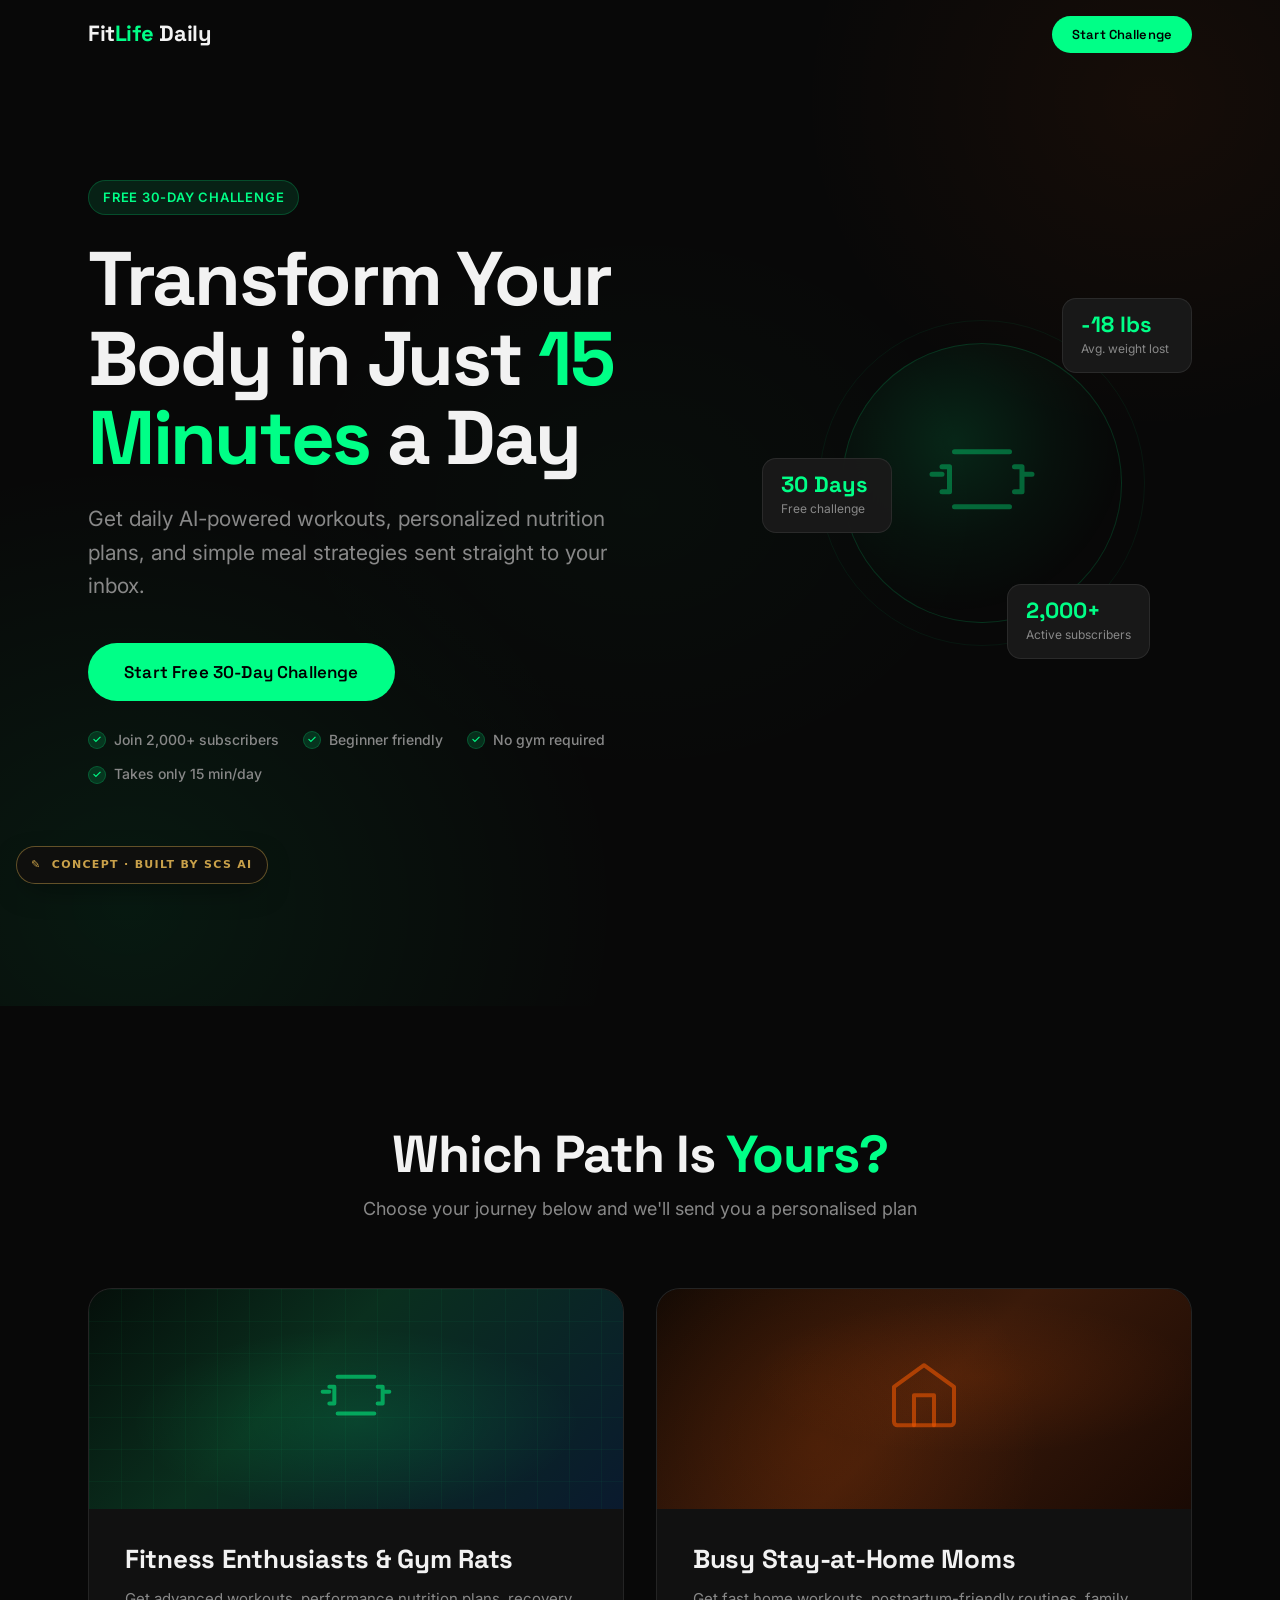
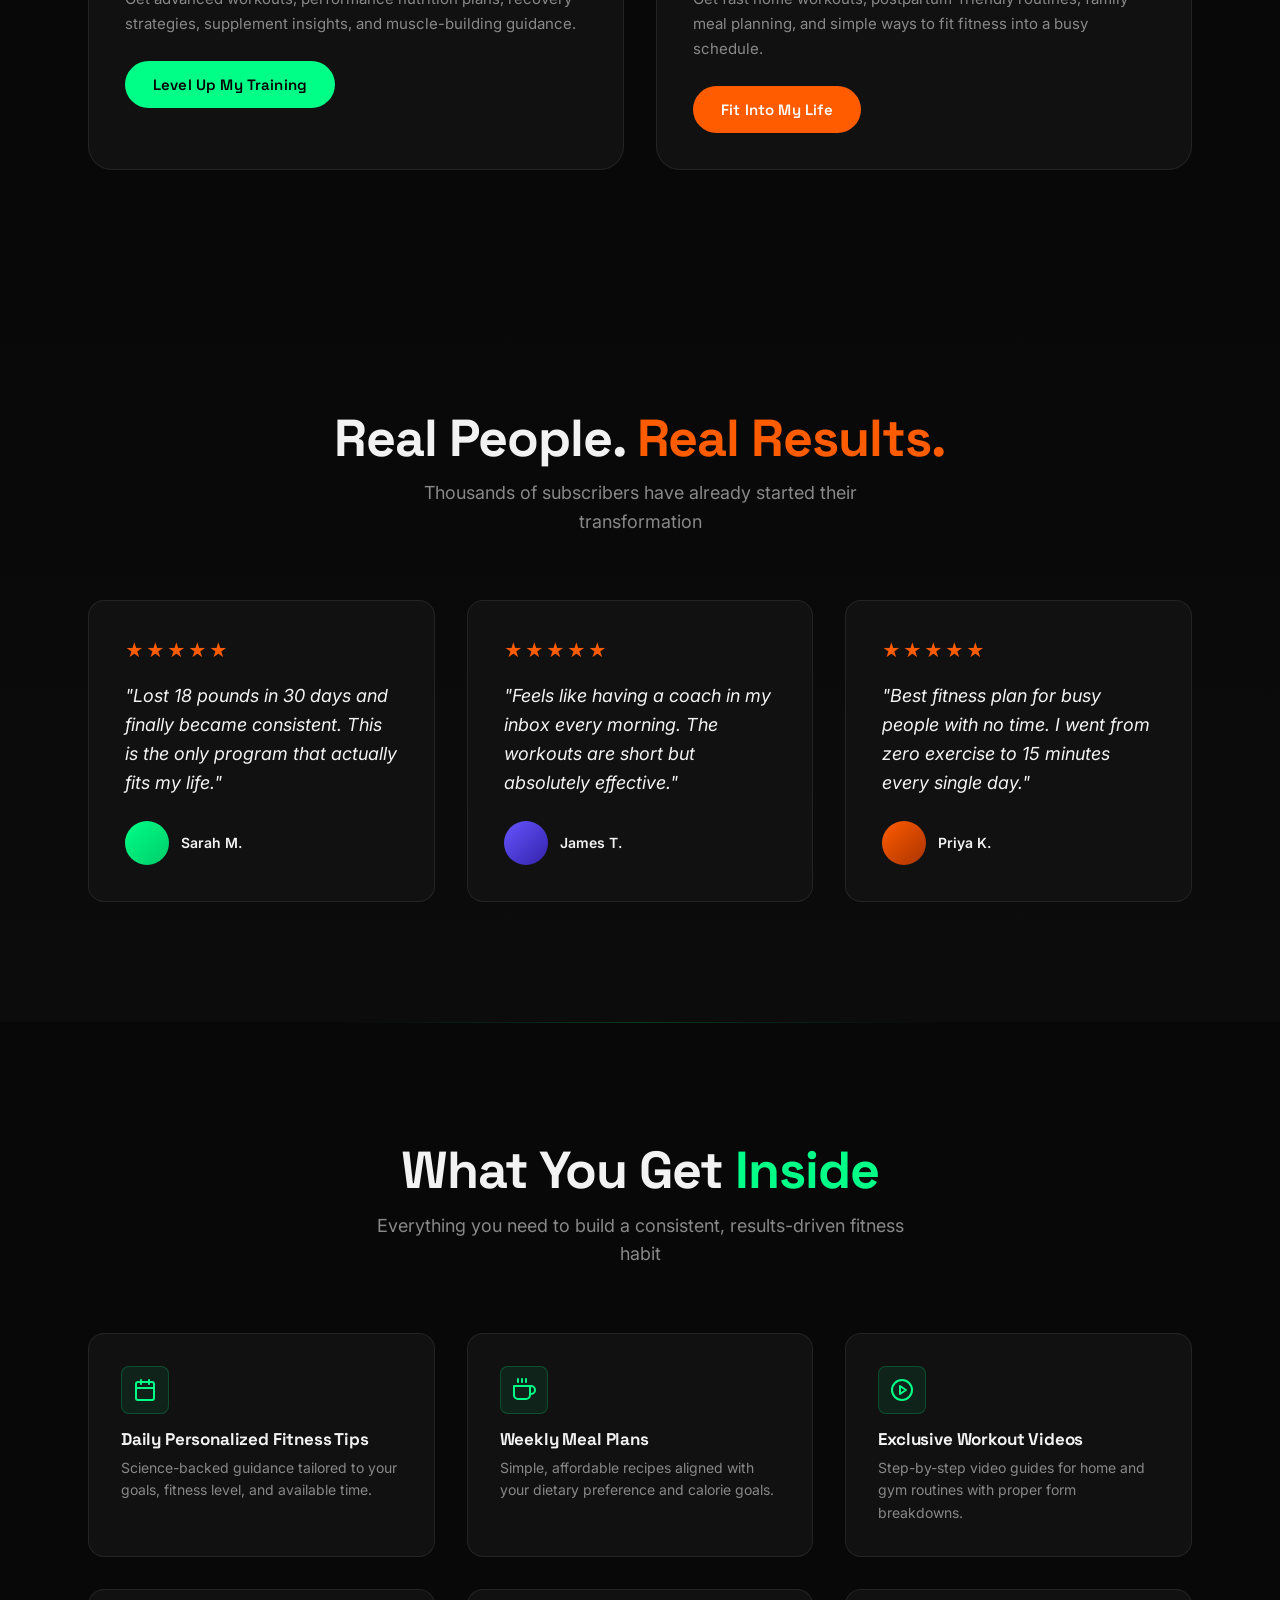
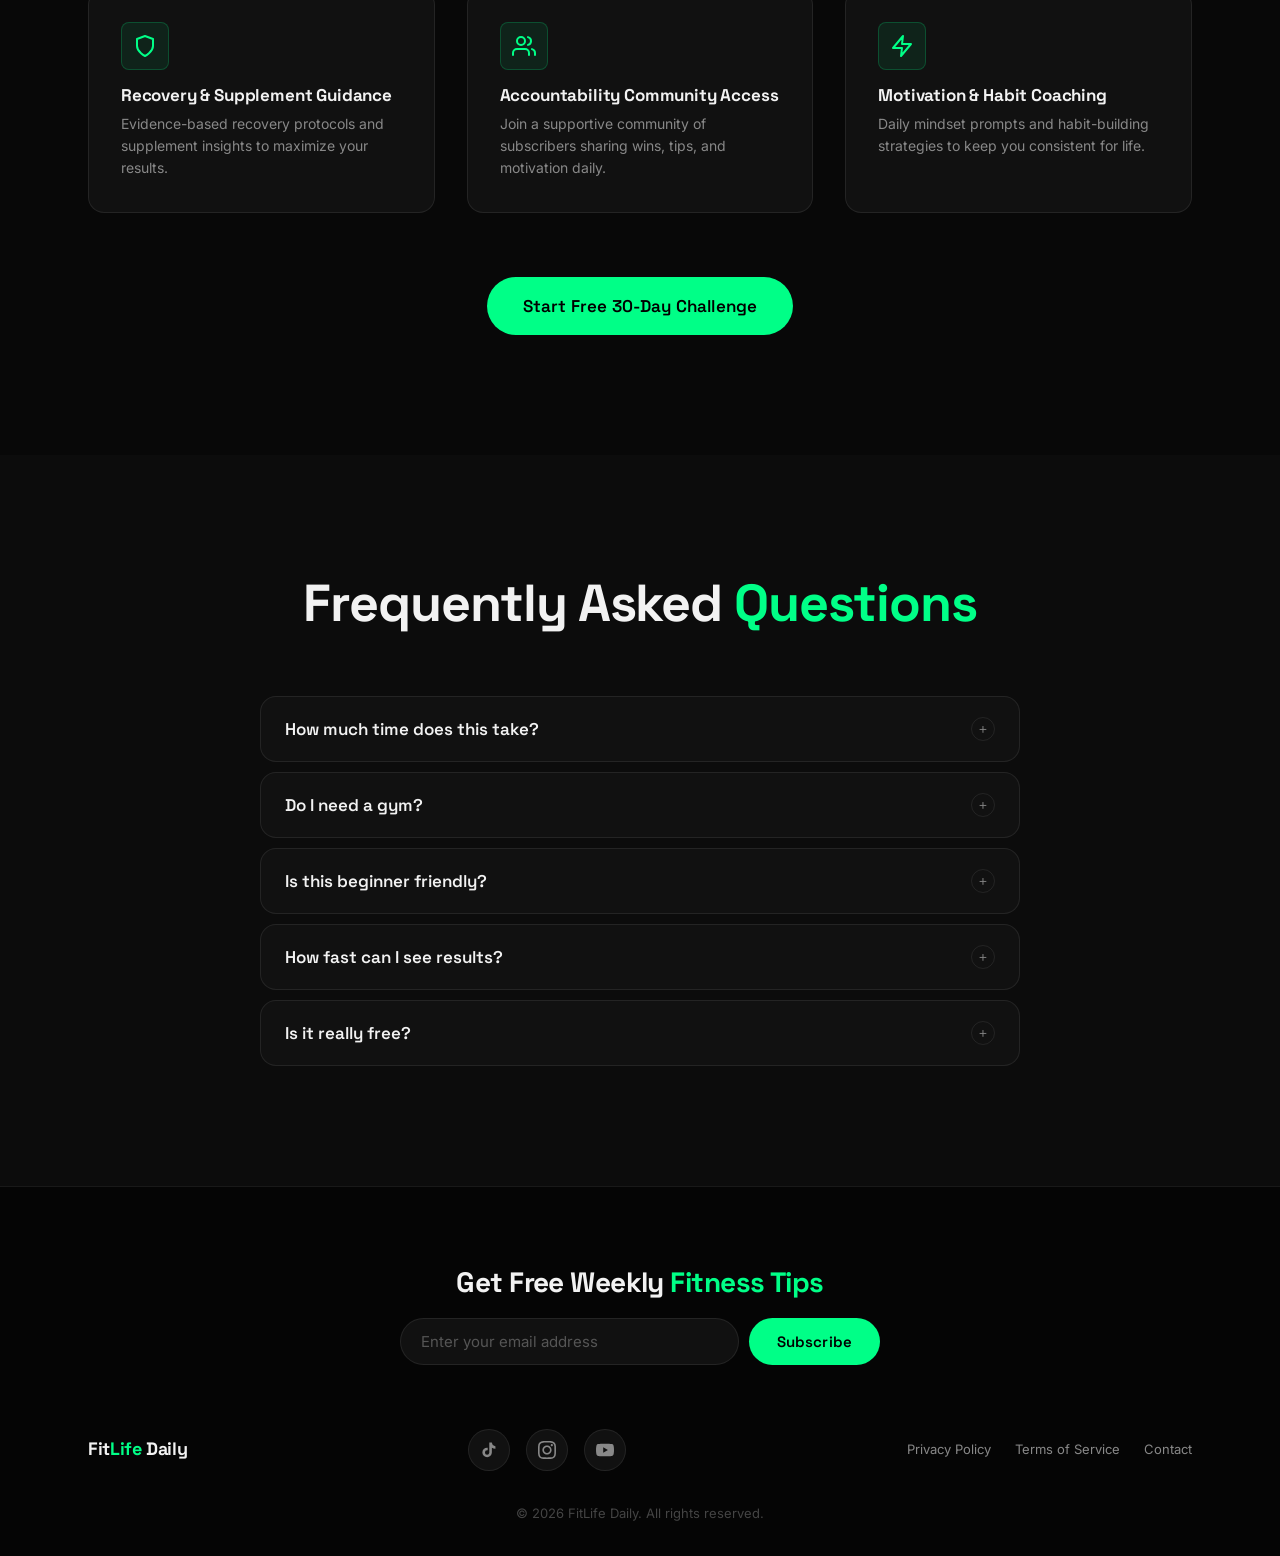
<file: work/fitlife/index.html>
<!DOCTYPE html>
<html lang="en">
<head>
  <meta charset="UTF-8">
  <meta name="viewport" content="width=device-width, initial-scale=1.0">
  <meta name="description" content="Transform your body in just 15 minutes a day. Join 2,000+ subscribers getting daily AI-powered workouts and personalized nutrition plans. Start your free 30-day challenge today.">
  <meta property="og:title" content="FitLife Daily | Free 30-Day Transformation Challenge">
  <meta property="og:description" content="Daily AI-powered workouts and nutrition plans. Beginner friendly. No gym required. Only 15 minutes a day.">
  <meta property="og:type" content="website">
  <title>FitLife Daily | Transform Your Body in 15 Minutes a Day</title>

  <link rel="preconnect" href="https://fonts.googleapis.com">
  <link rel="preconnect" href="https://fonts.gstatic.com" crossorigin>
  <link href="https://fonts.googleapis.com/css2?family=Space+Grotesk:wght@400;500;600;700;800&family=Inter:wght@400;500;600&display=swap" rel="stylesheet">
  <link rel="stylesheet" href="style.css">
</head>
<body>

  <!-- ============================================================
       NAVBAR
       ============================================================ -->
  <!-- Concept marker: this is a design concept by SCS AI, not a live business -->
  <a href="../../index.html#work" aria-label="A concept by SCS AI — back to studio" style="position:fixed;left:16px;bottom:16px;z-index:99999;display:inline-flex;align-items:center;gap:8px;background:rgba(17,16,14,.92);-webkit-backdrop-filter:blur(8px);backdrop-filter:blur(8px);border:1px solid rgba(201,161,74,.45);color:#c9a14a;font-family:system-ui,-apple-system,sans-serif;font-size:11px;letter-spacing:.12em;text-transform:uppercase;font-weight:600;padding:9px 14px;border-radius:100px;text-decoration:none;box-shadow:0 10px 30px -10px rgba(0,0,0,.6)">✎&nbsp; Concept · built by SCS AI</a>

  <nav id="navbar">
    <div class="nav-inner">
      <div class="nav-logo">Fit<span>Life</span> Daily</div>
      <button class="btn btn-green btn-sm" data-modal-trigger>Start Challenge</button>
    </div>
  </nav>

  <main>

    <!-- ============================================================
         HERO
         ============================================================ -->
    <section id="hero">
      <div class="container">
        <div class="hero-grid">

          <!-- Left: Content -->
          <div class="hero-content" data-animate>
            <div class="hero-badge">Free 30-Day Challenge</div>
            <h1 class="hero-heading">
              Transform Your Body in Just
              <span class="text-green">15 Minutes</span> a Day
            </h1>
            <p class="hero-sub">
              Get daily AI-powered workouts, personalized nutrition plans, and
              simple meal strategies sent straight to your inbox.
            </p>
            <button class="btn btn-green btn-lg pulse" data-modal-trigger>
              Start Free 30-Day Challenge
            </button>
            <div class="trust-signals">
              <div class="trust-item">
                <span class="check">&#10003;</span>
                Join 2,000+ subscribers
              </div>
              <div class="trust-item">
                <span class="check">&#10003;</span>
                Beginner friendly
              </div>
              <div class="trust-item">
                <span class="check">&#10003;</span>
                No gym required
              </div>
              <div class="trust-item">
                <span class="check">&#10003;</span>
                Takes only 15 min/day
              </div>
            </div>
          </div>

          <!-- Right: Visual -->
          <div class="hero-visual" aria-hidden="true">
            <div class="hero-orb"></div>

            <!-- Gym icon in the orb -->
            <div style="position:absolute;top:50%;left:50%;transform:translate(-50%,-50%);z-index:1;opacity:0.35">
              <svg width="120" height="120" viewBox="0 0 24 24" fill="none" stroke="#00FF87" stroke-width="1" stroke-linecap="round" stroke-linejoin="round">
                <path d="M6.5 6.5h11M6.5 17.5h11M4 9.5h1.5v5H4M18.5 9.5H20v5h-1.5M2 11h2M20 11h2"/>
              </svg>
            </div>

            <div class="stat-card stat-card--1">
              <span class="stat-number">-18 lbs</span>
              <span class="stat-label">Avg. weight lost</span>
            </div>
            <div class="stat-card stat-card--2">
              <span class="stat-number">30 Days</span>
              <span class="stat-label">Free challenge</span>
            </div>
            <div class="stat-card stat-card--3">
              <span class="stat-number">2,000+</span>
              <span class="stat-label">Active subscribers</span>
            </div>
          </div>

        </div>
      </div>
    </section>

    <!-- ============================================================
         SEGMENTATION — WHICH PATH IS YOURS?
         ============================================================ -->
    <section id="paths">
      <div class="container">
        <div class="section-header" data-animate>
          <h2 class="section-title">Which Path Is <span class="text-green">Yours?</span></h2>
          <p class="section-subtitle">Choose your journey below and we'll send you a personalised plan</p>
        </div>

        <div class="segment-grid">

          <!-- Card 1: Fitness Enthusiasts -->
          <div class="segment-card segment-card--green" data-segment="fitness-enthusiast" data-animate data-delay="100" role="button" tabindex="0" aria-label="Choose: Fitness Enthusiasts and Gym Rats">
            <div class="segment-card__visual segment-card__visual--gym">
              <div class="segment-icon">
                <svg width="80" height="80" viewBox="0 0 24 24" fill="none" stroke="rgba(0,255,135,0.6)" stroke-width="1.2" stroke-linecap="round" stroke-linejoin="round">
                  <path d="M6.5 6.5h11M6.5 17.5h11M4 9.5h1.5v5H4M18.5 9.5H20v5h-1.5M2 11h2M20 11h2"/>
                </svg>
              </div>
            </div>
            <div class="segment-card__content">
              <h3>Fitness Enthusiasts &amp; Gym Rats</h3>
              <p>
                Get advanced workouts, performance nutrition plans, recovery strategies,
                supplement insights, and muscle-building guidance.
              </p>
              <button class="btn btn-green" tabindex="-1">Level Up My Training</button>
            </div>
          </div>

          <!-- Card 2: Stay-at-Home Moms -->
          <div class="segment-card segment-card--orange" data-segment="stay-at-home-mom" data-animate data-delay="200" role="button" tabindex="0" aria-label="Choose: Busy Stay-at-Home Moms">
            <div class="segment-card__visual segment-card__visual--home">
              <div class="segment-icon">
                <svg width="80" height="80" viewBox="0 0 24 24" fill="none" stroke="rgba(255,92,0,0.6)" stroke-width="1.2" stroke-linecap="round" stroke-linejoin="round">
                  <path d="M3 9.5L12 3l9 6.5V20a1 1 0 01-1 1H4a1 1 0 01-1-1V9.5z"/>
                  <path d="M9 21V12h6v9"/>
                </svg>
              </div>
            </div>
            <div class="segment-card__content">
              <h3>Busy Stay-at-Home Moms</h3>
              <p>
                Get fast home workouts, postpartum-friendly routines, family meal
                planning, and simple ways to fit fitness into a busy schedule.
              </p>
              <button class="btn btn-orange" tabindex="-1">Fit Into My Life</button>
            </div>
          </div>

        </div>
      </div>
    </section>

    <!-- ============================================================
         SOCIAL PROOF — TESTIMONIALS
         ============================================================ -->
    <section id="testimonials">
      <div class="container">
        <div class="section-header" data-animate>
          <h2 class="section-title">Real People. <span class="text-orange">Real Results.</span></h2>
          <p class="section-subtitle">Thousands of subscribers have already started their transformation</p>
        </div>

        <div class="testimonials-grid">

          <div class="testimonial-card" data-animate data-delay="100">
            <div class="stars">&#9733;&#9733;&#9733;&#9733;&#9733;</div>
            <p>Lost 18 pounds in 30 days and finally became consistent. This is the only program that actually fits my life.</p>
            <div class="testimonial-author">
              <div class="avatar avatar--1"></div>
              <span>Sarah M.</span>
            </div>
          </div>

          <div class="testimonial-card" data-animate data-delay="200">
            <div class="stars">&#9733;&#9733;&#9733;&#9733;&#9733;</div>
            <p>Feels like having a coach in my inbox every morning. The workouts are short but absolutely effective.</p>
            <div class="testimonial-author">
              <div class="avatar avatar--2"></div>
              <span>James T.</span>
            </div>
          </div>

          <div class="testimonial-card" data-animate data-delay="300">
            <div class="stars">&#9733;&#9733;&#9733;&#9733;&#9733;</div>
            <p>Best fitness plan for busy people with no time. I went from zero exercise to 15 minutes every single day.</p>
            <div class="testimonial-author">
              <div class="avatar avatar--3"></div>
              <span>Priya K.</span>
            </div>
          </div>

        </div>
      </div>
    </section>

    <!-- ============================================================
         WHAT YOU GET
         ============================================================ -->
    <section id="benefits">
      <div class="container">
        <div class="section-header" data-animate>
          <h2 class="section-title">What You Get <span class="text-green">Inside</span></h2>
          <p class="section-subtitle">Everything you need to build a consistent, results-driven fitness habit</p>
        </div>

        <div class="benefits-grid">

          <div class="benefit-item" data-animate data-delay="0">
            <div class="benefit-icon">
              <svg width="24" height="24" viewBox="0 0 24 24" fill="none" stroke="currentColor" stroke-width="2" stroke-linecap="round" stroke-linejoin="round">
                <rect x="3" y="4" width="18" height="18" rx="2"/><line x1="16" y1="2" x2="16" y2="6"/><line x1="8" y1="2" x2="8" y2="6"/><line x1="3" y1="10" x2="21" y2="10"/>
              </svg>
            </div>
            <h3>Daily Personalized Fitness Tips</h3>
            <p>Science-backed guidance tailored to your goals, fitness level, and available time.</p>
          </div>

          <div class="benefit-item" data-animate data-delay="80">
            <div class="benefit-icon">
              <svg width="24" height="24" viewBox="0 0 24 24" fill="none" stroke="currentColor" stroke-width="2" stroke-linecap="round" stroke-linejoin="round">
                <path d="M18 8h1a4 4 0 010 8h-1"/><path d="M2 8h16v9a4 4 0 01-4 4H6a4 4 0 01-4-4V8z"/><line x1="6" y1="1" x2="6" y2="4"/><line x1="10" y1="1" x2="10" y2="4"/><line x1="14" y1="1" x2="14" y2="4"/>
              </svg>
            </div>
            <h3>Weekly Meal Plans</h3>
            <p>Simple, affordable recipes aligned with your dietary preference and calorie goals.</p>
          </div>

          <div class="benefit-item" data-animate data-delay="160">
            <div class="benefit-icon">
              <svg width="24" height="24" viewBox="0 0 24 24" fill="none" stroke="currentColor" stroke-width="2" stroke-linecap="round" stroke-linejoin="round">
                <circle cx="12" cy="12" r="10"/><polygon points="10 8 16 12 10 16 10 8"/>
              </svg>
            </div>
            <h3>Exclusive Workout Videos</h3>
            <p>Step-by-step video guides for home and gym routines with proper form breakdowns.</p>
          </div>

          <div class="benefit-item" data-animate data-delay="240">
            <div class="benefit-icon">
              <svg width="24" height="24" viewBox="0 0 24 24" fill="none" stroke="currentColor" stroke-width="2" stroke-linecap="round" stroke-linejoin="round">
                <path d="M12 22s8-4 8-10V5l-8-3-8 3v7c0 6 8 10 8 10z"/>
              </svg>
            </div>
            <h3>Recovery &amp; Supplement Guidance</h3>
            <p>Evidence-based recovery protocols and supplement insights to maximize your results.</p>
          </div>

          <div class="benefit-item" data-animate data-delay="320">
            <div class="benefit-icon">
              <svg width="24" height="24" viewBox="0 0 24 24" fill="none" stroke="currentColor" stroke-width="2" stroke-linecap="round" stroke-linejoin="round">
                <path d="M17 21v-2a4 4 0 00-4-4H5a4 4 0 00-4 4v2"/><circle cx="9" cy="7" r="4"/><path d="M23 21v-2a4 4 0 00-3-3.87"/><path d="M16 3.13a4 4 0 010 7.75"/>
              </svg>
            </div>
            <h3>Accountability Community Access</h3>
            <p>Join a supportive community of subscribers sharing wins, tips, and motivation daily.</p>
          </div>

          <div class="benefit-item" data-animate data-delay="400">
            <div class="benefit-icon">
              <svg width="24" height="24" viewBox="0 0 24 24" fill="none" stroke="currentColor" stroke-width="2" stroke-linecap="round" stroke-linejoin="round">
                <polygon points="13 2 3 14 12 14 11 22 21 10 12 10 13 2"/>
              </svg>
            </div>
            <h3>Motivation &amp; Habit Coaching</h3>
            <p>Daily mindset prompts and habit-building strategies to keep you consistent for life.</p>
          </div>

        </div>

        <div class="text-center" data-animate>
          <button class="btn btn-green btn-lg pulse" data-modal-trigger>Start Free 30-Day Challenge</button>
        </div>

      </div>
    </section>

    <!-- ============================================================
         FAQ
         ============================================================ -->
    <section id="faq">
      <div class="container">
        <div class="section-header" data-animate>
          <h2 class="section-title">Frequently Asked <span class="text-green">Questions</span></h2>
        </div>

        <div class="faq-list" data-animate>

          <div class="faq-item">
            <button class="faq-question" aria-expanded="false">
              How much time does this take?
              <span class="faq-icon">+</span>
            </button>
            <div class="faq-answer" role="region">
              <div class="faq-answer-inner">
                <p>Only 15 to 20 minutes per day. Every workout is designed to fit a busy schedule — no hour-long gym sessions required.</p>
              </div>
            </div>
          </div>

          <div class="faq-item">
            <button class="faq-question" aria-expanded="false">
              Do I need a gym?
              <span class="faq-icon">+</span>
            </button>
            <div class="faq-answer" role="region">
              <div class="faq-answer-inner">
                <p>Absolutely not. Every plan includes both home and gym options. All home workouts use bodyweight or minimal equipment you likely already own.</p>
              </div>
            </div>
          </div>

          <div class="faq-item">
            <button class="faq-question" aria-expanded="false">
              Is this beginner friendly?
              <span class="faq-icon">+</span>
            </button>
            <div class="faq-answer" role="region">
              <div class="faq-answer-inner">
                <p>Yes — plans are personalised to your current fitness level. Whether you're brand new to exercise or an experienced athlete, there's a path built for you.</p>
              </div>
            </div>
          </div>

          <div class="faq-item">
            <button class="faq-question" aria-expanded="false">
              How fast can I see results?
              <span class="faq-icon">+</span>
            </button>
            <div class="faq-answer" role="region">
              <div class="faq-answer-inner">
                <p>Many subscribers feel more energy and improved mood within the first week. Visible physical results typically appear within 2–4 weeks with consistent effort.</p>
              </div>
            </div>
          </div>

          <div class="faq-item">
            <button class="faq-question" aria-expanded="false">
              Is it really free?
              <span class="faq-icon">+</span>
            </button>
            <div class="faq-answer" role="region">
              <div class="faq-answer-inner">
                <p>Yes. The 30-day challenge is 100% free. You'll get daily emails with workouts, nutrition tips, and coaching — no credit card required.</p>
              </div>
            </div>
          </div>

        </div>
      </div>
    </section>

  </main>

  <!-- ============================================================
       FOOTER
       ============================================================ -->
  <footer>
    <div class="container">

      <div class="footer-capture" data-animate>
        <h3>Get Free Weekly <span class="text-green">Fitness Tips</span></h3>
        <form class="footer-form" id="footer-form" novalidate>
          <input type="email" id="footer-email" name="email" placeholder="Enter your email address" required>
          <button type="submit" class="btn btn-green">Subscribe</button>
        </form>
        <p id="footer-success" style="display:none;color:var(--green);margin-top:12px;font-size:14px;font-weight:600;">
          You're subscribed! Check your inbox.
        </p>
      </div>

      <div class="footer-bottom">

        <div class="nav-logo" style="font-size:18px;">Fit<span>Life</span> Daily</div>

        <div class="footer-social">
          <!-- TikTok -->
          <a href="#" class="social-link" aria-label="TikTok">
            <svg width="18" height="18" viewBox="0 0 24 24" fill="currentColor">
              <path d="M19.59 6.69a4.83 4.83 0 01-3.77-4.25V2h-3.45v13.67a2.89 2.89 0 01-2.88 2.5 2.89 2.89 0 01-2.89-2.89 2.89 2.89 0 012.89-2.89c.28 0 .54.04.79.1V9.01a6.31 6.31 0 00-.79-.05 6.34 6.34 0 00-6.34 6.34 6.34 6.34 0 006.34 6.34 6.34 6.34 0 006.33-6.34V8.94a8.16 8.16 0 004.77 1.53V7.01a4.85 4.85 0 01-1-.32z"/>
            </svg>
          </a>
          <!-- Instagram -->
          <a href="#" class="social-link" aria-label="Instagram">
            <svg width="18" height="18" viewBox="0 0 24 24" fill="currentColor">
              <path d="M12 2.163c3.204 0 3.584.012 4.85.07 3.252.148 4.771 1.691 4.919 4.919.058 1.265.069 1.645.069 4.849 0 3.205-.012 3.584-.069 4.849-.149 3.225-1.664 4.771-4.919 4.919-1.266.058-1.644.07-4.85.07-3.204 0-3.584-.012-4.849-.07-3.26-.149-4.771-1.699-4.919-4.92-.058-1.265-.07-1.644-.07-4.849 0-3.204.013-3.583.07-4.849.149-3.227 1.664-4.771 4.919-4.919 1.266-.057 1.645-.069 4.849-.069zm0-2.163c-3.259 0-3.667.014-4.947.072-4.358.2-6.78 2.618-6.98 6.98-.059 1.281-.073 1.689-.073 4.948 0 3.259.014 3.668.072 4.948.2 4.358 2.618 6.78 6.98 6.98 1.281.058 1.689.072 4.948.072 3.259 0 3.668-.014 4.948-.072 4.354-.2 6.782-2.618 6.979-6.98.059-1.28.073-1.689.073-4.948 0-3.259-.014-3.667-.072-4.947-.196-4.354-2.617-6.78-6.979-6.98-1.281-.059-1.69-.073-4.949-.073zm0 5.838c-3.403 0-6.162 2.759-6.162 6.162s2.759 6.163 6.162 6.163 6.162-2.759 6.162-6.163c0-3.403-2.759-6.162-6.162-6.162zm0 10.162c-2.209 0-4-1.79-4-4 0-2.209 1.791-4 4-4s4 1.791 4 4c0 2.21-1.791 4-4 4zm6.406-11.845c-.796 0-1.441.645-1.441 1.44s.645 1.44 1.441 1.44c.795 0 1.439-.645 1.439-1.44s-.644-1.44-1.439-1.44z"/>
            </svg>
          </a>
          <!-- YouTube -->
          <a href="#" class="social-link" aria-label="YouTube">
            <svg width="18" height="18" viewBox="0 0 24 24" fill="currentColor">
              <path d="M23.495 6.205a3.007 3.007 0 00-2.088-2.088c-1.87-.501-9.396-.501-9.396-.501s-7.507-.01-9.396.501A3.007 3.007 0 00.527 6.205a31.247 31.247 0 00-.522 5.805 31.247 31.247 0 00.522 5.783 3.007 3.007 0 002.088 2.088c1.868.502 9.396.502 9.396.502s7.506 0 9.396-.502a3.007 3.007 0 002.088-2.088 31.247 31.247 0 00.5-5.783 31.247 31.247 0 00-.5-5.805zM9.609 15.601V8.408l6.264 3.602z"/>
            </svg>
          </a>
        </div>

        <div class="footer-legal">
          <a href="#">Privacy Policy</a>
          <a href="#">Terms of Service</a>
          <a href="#">Contact</a>
        </div>

      </div>

      <p class="footer-copy" style="text-align:center;margin-top:32px;">&copy; 2026 FitLife Daily. All rights reserved.</p>

    </div>
  </footer>

  <!-- ============================================================
       MODAL
       ============================================================ -->
  <div id="modal-overlay" role="dialog" aria-modal="true" aria-labelledby="modal-title" aria-hidden="true">
    <div id="modal">
      <button id="modal-close" aria-label="Close modal">&times;</button>

      <!-- Form state -->
      <div id="modal-form-wrap">
        <div class="modal-segment-badge green" id="modal-badge">Fitness Enthusiast</div>
        <h2 id="modal-title">Claim Your Free 30-Day Plan</h2>
        <p class="modal-sub">Join 2,000+ subscribers getting daily fitness and nutrition guidance — personalised to your goals.</p>

        <form id="signup-form" novalidate>
          <input type="hidden" id="segment-field" name="segment" value="general">

          <div class="form-group">
            <label for="first-name">First Name</label>
            <input type="text" id="first-name" name="first_name" placeholder="Your first name" required autocomplete="given-name">
          </div>

          <div class="form-group">
            <label for="email">Email Address</label>
            <input type="email" id="email" name="email" placeholder="your@email.com" required autocomplete="email">
          </div>

          <div class="form-group">
            <label for="goal">Main Goal</label>
            <select id="goal" name="goal">
              <option value="">Select your goal</option>
              <option value="fat-loss">Fat Loss</option>
              <option value="tone">Tone &amp; Tighten</option>
              <option value="muscle-gain">Muscle Gain</option>
              <option value="energy">More Energy</option>
            </select>
          </div>

          <div class="form-group">
            <label for="fitness-level">Current Fitness Level</label>
            <select id="fitness-level" name="fitness_level">
              <option value="">Select your level</option>
              <option value="beginner">Beginner</option>
              <option value="intermediate">Intermediate</option>
              <option value="advanced">Advanced</option>
            </select>
          </div>

          <div class="form-group">
            <label for="diet">Dietary Preference</label>
            <select id="diet" name="dietary_preference">
              <option value="">Select preference</option>
              <option value="none">No preference</option>
              <option value="high-protein">High Protein</option>
              <option value="keto">Keto</option>
              <option value="vegan">Vegan</option>
              <option value="other">Other</option>
            </select>
          </div>

          <div id="form-error" class="form-error" style="display:none"></div>

          <button type="submit" class="btn btn-green btn-lg btn-full" id="submit-btn">
            Claim My Free 30-Day Plan &rarr;
          </button>
        </form>
      </div>

      <!-- Success state -->
      <div id="modal-success" style="display:none">
        <div class="success-icon">&#127881;</div>
        <h2>You're In!</h2>
        <p>Check your inbox for your personalised 30-day plan. Your transformation starts now — let's go!</p>
      </div>

    </div>
  </div>

  <!-- ============================================================
       STICKY MOBILE CTA
       ============================================================ -->
  <div id="sticky-cta" aria-hidden="true">
    <button class="btn btn-green btn-full" data-modal-trigger>
      Start Free 30-Day Challenge
    </button>
  </div>

  <script src="script.js"></script>
</body>
</html>
</file>
<file: work/fitlife/style.css>
/* ============================================================
   DESIGN TOKENS
   ============================================================ */
:root {
  --bg-base:     #080808;
  --bg-card:     #111111;
  --bg-elevated: #1a1a1a;
  --text-primary: #f2f2f2;
  --text-muted:  #888888;
  --green:       #00FF87;
  --green-dim:   #00cc6a;
  --orange:      #FF5C00;
  --orange-dim:  #cc4900;
  --border:      rgba(255, 255, 255, 0.08);
  --border-green: rgba(0, 255, 135, 0.2);
  --border-orange: rgba(255, 92, 0, 0.2);
  --glow-green:  rgba(0, 255, 135, 0.15);
  --glow-orange: rgba(255, 92, 0, 0.15);
  --shadow-card: 0 4px 32px rgba(0, 0, 0, 0.5);

  --font-heading: 'Space Grotesk', sans-serif;
  --font-body:    'Inter', sans-serif;

  --radius-sm: 8px;
  --radius-md: 16px;
  --radius-lg: 24px;

  --section-pad: clamp(64px, 10vw, 120px);
  --container:   1200px;
  --gap:         clamp(16px, 3vw, 32px);
}

/* ============================================================
   RESET
   ============================================================ */
*, *::before, *::after { box-sizing: border-box; margin: 0; padding: 0; }
html { scroll-behavior: smooth; -webkit-font-smoothing: antialiased; }
body {
  background: var(--bg-base);
  color: var(--text-primary);
  font-family: var(--font-body);
  font-size: 16px;
  line-height: 1.6;
  overflow-x: hidden;
}
img, video { max-width: 100%; display: block; }
a { color: inherit; text-decoration: none; }
button { cursor: pointer; border: none; background: none; font-family: inherit; }
ul { list-style: none; }
input, select, textarea { font-family: inherit; }

/* ============================================================
   TYPOGRAPHY
   ============================================================ */
h1, h2, h3, h4 { font-family: var(--font-heading); line-height: 1.1; font-weight: 700; }

.text-green  { color: var(--green); }
.text-orange { color: var(--orange); }
.text-muted  { color: var(--text-muted); }
.text-center { text-align: center; }

/* ============================================================
   LAYOUT
   ============================================================ */
.container {
  max-width: var(--container);
  margin: 0 auto;
  padding: 0 clamp(16px, 5vw, 48px);
}

section { padding: var(--section-pad) 0; }

.section-header {
  text-align: center;
  margin-bottom: clamp(40px, 6vw, 64px);
}
.section-title {
  font-size: clamp(32px, 5vw, 52px);
  margin-bottom: 12px;
  letter-spacing: -0.02em;
}
.section-subtitle {
  color: var(--text-muted);
  font-size: clamp(16px, 2vw, 18px);
  max-width: 560px;
  margin: 0 auto;
}

/* ============================================================
   BUTTONS
   ============================================================ */
.btn {
  display: inline-flex;
  align-items: center;
  justify-content: center;
  gap: 8px;
  padding: 14px 28px;
  border-radius: 50px;
  font-family: var(--font-heading);
  font-weight: 600;
  font-size: 15px;
  letter-spacing: 0.01em;
  transition: transform 0.2s ease, box-shadow 0.2s ease, background 0.2s ease;
  white-space: nowrap;
}
.btn:hover  { transform: translateY(-2px); }
.btn:active { transform: translateY(0); }

.btn-green {
  background: var(--green);
  color: #000;
}
.btn-green:hover {
  background: #1affa0;
  box-shadow: 0 0 30px rgba(0, 255, 135, 0.4);
}

.btn-orange {
  background: var(--orange);
  color: #fff;
}
.btn-orange:hover {
  background: #ff7a2e;
  box-shadow: 0 0 30px rgba(255, 92, 0, 0.4);
}

.btn-outline {
  background: transparent;
  color: var(--green);
  border: 1px solid var(--green);
}
.btn-outline:hover {
  background: var(--glow-green);
  box-shadow: 0 0 20px var(--glow-green);
}

.btn-sm  { padding: 10px 20px; font-size: 13px; }
.btn-lg  { padding: 18px 36px; font-size: 17px; }
.btn-full { width: 100%; }

@keyframes pulse {
  0%, 100% { box-shadow: 0 0 0 0 rgba(0, 255, 135, 0.5); }
  50%       { box-shadow: 0 0 0 14px rgba(0, 255, 135, 0); }
}
.pulse { animation: pulse 2.5s ease-in-out infinite; }

/* ============================================================
   SCROLL ANIMATIONS
   ============================================================ */
[data-animate] {
  opacity: 0;
  transform: translateY(28px);
  transition: opacity 0.65s ease, transform 0.65s ease;
  transition-delay: var(--anim-delay, 0ms);
}
[data-animate].visible {
  opacity: 1;
  transform: translateY(0);
}

/* ============================================================
   NAVBAR
   ============================================================ */
#navbar {
  position: fixed;
  top: 0;
  left: 0;
  right: 0;
  z-index: 100;
  transition: background 0.3s ease, backdrop-filter 0.3s ease, border-color 0.3s ease;
  border-bottom: 1px solid transparent;
}
#navbar.scrolled {
  background: rgba(8, 8, 8, 0.92);
  backdrop-filter: blur(16px);
  border-color: var(--border);
}
.nav-inner {
  display: flex;
  align-items: center;
  justify-content: space-between;
  height: 68px;
  max-width: var(--container);
  margin: 0 auto;
  padding: 0 clamp(16px, 5vw, 48px);
}
.nav-logo {
  font-family: var(--font-heading);
  font-weight: 800;
  font-size: 22px;
  letter-spacing: -0.02em;
}
.nav-logo span { color: var(--green); }

/* ============================================================
   HERO
   ============================================================ */
#hero {
  position: relative;
  min-height: 100vh;
  display: flex;
  align-items: center;
  padding-top: 80px;
  overflow: hidden;
}

#hero::before {
  content: '';
  position: absolute;
  inset: 0;
  background:
    radial-gradient(ellipse 70% 80% at 10% 90%, rgba(0, 255, 135, 0.07) 0%, transparent 55%),
    radial-gradient(ellipse 50% 60% at 90% 10%, rgba(255, 92, 0, 0.06) 0%, transparent 55%),
    radial-gradient(ellipse 40% 40% at 50% 50%, rgba(0, 255, 135, 0.025) 0%, transparent 70%);
  animation: heroAmbient 12s ease-in-out infinite alternate;
  pointer-events: none;
}
@keyframes heroAmbient {
  from { opacity: 0.6; transform: scale(1); }
  to   { opacity: 1;   transform: scale(1.04); }
}

.hero-grid {
  display: grid;
  grid-template-columns: 1fr;
  gap: 48px;
  align-items: center;
  padding: clamp(40px, 8vw, 100px) 0;
}

.hero-badge {
  display: inline-block;
  background: rgba(0, 255, 135, 0.1);
  border: 1px solid var(--border-green);
  color: var(--green);
  font-size: 13px;
  font-weight: 600;
  letter-spacing: 0.06em;
  text-transform: uppercase;
  padding: 6px 14px;
  border-radius: 50px;
  margin-bottom: 24px;
}

.hero-heading {
  font-size: clamp(40px, 7vw, 76px);
  line-height: 1.05;
  letter-spacing: -0.03em;
  margin-bottom: 24px;
}

.hero-sub {
  font-size: clamp(17px, 2.5vw, 21px);
  color: var(--text-muted);
  max-width: 560px;
  margin-bottom: 40px;
  line-height: 1.6;
}

.trust-signals {
  display: flex;
  flex-wrap: wrap;
  gap: 12px 24px;
  margin-top: 28px;
}
.trust-item {
  display: flex;
  align-items: center;
  gap: 8px;
  font-size: 14px;
  color: var(--text-muted);
  font-weight: 500;
}
.trust-item .check {
  width: 18px;
  height: 18px;
  background: var(--glow-green);
  border: 1px solid var(--border-green);
  border-radius: 50%;
  display: flex;
  align-items: center;
  justify-content: center;
  color: var(--green);
  font-size: 11px;
  flex-shrink: 0;
}

/* Hero visual */
.hero-visual {
  position: relative;
  width: 420px;
  height: 420px;
  margin: 0 auto;
}
.hero-orb {
  position: absolute;
  top: 50%;
  left: 50%;
  transform: translate(-50%, -50%);
  width: 280px;
  height: 280px;
  border-radius: 50%;
  background: radial-gradient(circle at 40% 35%,
    rgba(0, 255, 135, 0.12) 0%,
    rgba(0, 255, 135, 0.04) 40%,
    transparent 70%);
  border: 1px solid rgba(0, 255, 135, 0.15);
  animation: orbPulse 5s ease-in-out infinite;
}
.hero-orb::after {
  content: '';
  position: absolute;
  inset: -24px;
  border-radius: 50%;
  border: 1px solid rgba(0, 255, 135, 0.06);
  animation: orbPulse 5s ease-in-out infinite reverse;
}
@keyframes orbPulse {
  0%, 100% { transform: translate(-50%, -50%) scale(1); opacity: 0.7; }
  50%       { transform: translate(-50%, -50%) scale(1.06); opacity: 1; }
}

.stat-card {
  position: absolute;
  background: rgba(26, 26, 26, 0.95);
  border: 1px solid var(--border);
  border-radius: 14px;
  padding: 14px 18px;
  backdrop-filter: blur(12px);
  min-width: 130px;
}
.stat-card .stat-number {
  display: block;
  font-family: var(--font-heading);
  font-weight: 800;
  font-size: 22px;
  color: var(--green);
  line-height: 1;
  margin-bottom: 4px;
}
.stat-card .stat-label {
  display: block;
  font-size: 12px;
  color: var(--text-muted);
}
.stat-card--1 { top: 6%;  right: 0;   animation: floatA 6s ease-in-out infinite; }
.stat-card--2 { top: 44%; left: -10px; animation: floatB 7s ease-in-out infinite; }
.stat-card--3 { bottom: 8%; right: 10%; animation: floatA 5s ease-in-out infinite reverse; }

@keyframes floatA {
  0%, 100% { transform: translateY(0); }
  50%       { transform: translateY(-8px); }
}
@keyframes floatB {
  0%, 100% { transform: translateY(0); }
  50%       { transform: translateY(8px); }
}

/* ============================================================
   SEGMENTATION / PATHS
   ============================================================ */
#paths { background: var(--bg-base); }
#paths .section-subtitle { margin-bottom: 0; }

.segment-grid {
  display: grid;
  grid-template-columns: 1fr;
  gap: var(--gap);
}

.segment-card {
  background: var(--bg-card);
  border: 1px solid var(--border);
  border-radius: var(--radius-lg);
  overflow: hidden;
  cursor: pointer;
  transition: transform 0.3s ease, box-shadow 0.3s ease, border-color 0.3s ease;
}
.segment-card:hover {
  transform: translateY(-6px);
}
.segment-card--green:hover {
  border-color: var(--border-green);
  box-shadow: 0 24px 60px var(--glow-green);
}
.segment-card--orange:hover {
  border-color: var(--border-orange);
  box-shadow: 0 24px 60px var(--glow-orange);
}

.segment-card__visual {
  height: 220px;
  position: relative;
  overflow: hidden;
}
.segment-card__visual--gym {
  background:
    linear-gradient(rgba(0, 255, 135, 0.04) 1px, transparent 1px),
    linear-gradient(90deg, rgba(0, 255, 135, 0.04) 1px, transparent 1px),
    linear-gradient(135deg, #050f0a 0%, #0a2f1e 40%, #0a1a2e 100%);
  background-size: 32px 32px, 32px 32px, 100%;
}
.segment-card__visual--gym::after {
  content: '';
  position: absolute;
  inset: 0;
  background: radial-gradient(ellipse 60% 60% at 50% 60%,
    rgba(0, 255, 135, 0.12) 0%, transparent 70%);
}
.segment-card__visual--home {
  background:
    radial-gradient(circle at 30% 70%, rgba(255, 92, 0, 0.12) 0%, transparent 55%),
    linear-gradient(135deg, #140a04 0%, #3a1a0a 50%, #1a0a04 100%);
}
.segment-card__visual--home::after {
  content: '';
  position: absolute;
  inset: 0;
  background: radial-gradient(ellipse 60% 50% at 60% 40%,
    rgba(255, 92, 0, 0.1) 0%, transparent 70%);
}

.segment-icon {
  position: absolute;
  top: 50%;
  left: 50%;
  transform: translate(-50%, -50%);
  z-index: 1;
  opacity: 0.9;
}

.segment-card__content {
  padding: clamp(24px, 4vw, 36px);
}
.segment-card__content h3 {
  font-size: clamp(20px, 2.5vw, 26px);
  margin-bottom: 14px;
  letter-spacing: -0.01em;
}
.segment-card__content p {
  color: var(--text-muted);
  font-size: 15px;
  line-height: 1.65;
  margin-bottom: 24px;
}

/* ============================================================
   MODAL
   ============================================================ */
#modal-overlay {
  position: fixed;
  inset: 0;
  background: rgba(0, 0, 0, 0.85);
  backdrop-filter: blur(8px);
  z-index: 200;
  display: flex;
  align-items: center;
  justify-content: center;
  padding: 16px;
  opacity: 0;
  pointer-events: none;
  transition: opacity 0.3s ease;
}
#modal-overlay.open {
  opacity: 1;
  pointer-events: all;
}
#modal {
  background: var(--bg-elevated);
  border: 1px solid var(--border);
  border-radius: var(--radius-lg);
  width: 100%;
  max-width: 520px;
  max-height: 90vh;
  overflow-y: auto;
  padding: clamp(24px, 5vw, 48px);
  position: relative;
  transform: translateY(20px) scale(0.97);
  transition: transform 0.3s ease;
  scrollbar-width: thin;
  scrollbar-color: var(--border) transparent;
}
#modal-overlay.open #modal {
  transform: translateY(0) scale(1);
}

#modal-close {
  position: absolute;
  top: 16px;
  right: 16px;
  width: 32px;
  height: 32px;
  display: flex;
  align-items: center;
  justify-content: center;
  border-radius: 50%;
  color: var(--text-muted);
  font-size: 20px;
  transition: background 0.2s, color 0.2s;
}
#modal-close:hover {
  background: var(--bg-card);
  color: var(--text-primary);
}

.modal-segment-badge {
  display: inline-block;
  font-size: 12px;
  font-weight: 600;
  letter-spacing: 0.05em;
  text-transform: uppercase;
  padding: 4px 12px;
  border-radius: 50px;
  margin-bottom: 16px;
}
.modal-segment-badge.green { background: rgba(0,255,135,0.1); color: var(--green); border: 1px solid var(--border-green); }
.modal-segment-badge.orange { background: rgba(255,92,0,0.1); color: var(--orange); border: 1px solid var(--border-orange); }

#modal h2 {
  font-size: clamp(22px, 4vw, 30px);
  margin-bottom: 8px;
  letter-spacing: -0.02em;
}
.modal-sub {
  color: var(--text-muted);
  font-size: 15px;
  margin-bottom: 28px;
}

.form-group {
  margin-bottom: 18px;
}
.form-group label {
  display: block;
  font-size: 13px;
  font-weight: 600;
  color: var(--text-muted);
  margin-bottom: 8px;
  letter-spacing: 0.02em;
}
.form-group input,
.form-group select {
  width: 100%;
  background: var(--bg-card);
  border: 1px solid var(--border);
  border-radius: var(--radius-sm);
  color: var(--text-primary);
  padding: 12px 16px;
  font-size: 15px;
  transition: border-color 0.2s, box-shadow 0.2s;
  appearance: none;
  -webkit-appearance: none;
}
.form-group input:focus,
.form-group select:focus {
  outline: none;
  border-color: var(--green);
  box-shadow: 0 0 0 3px rgba(0, 255, 135, 0.1);
}
.form-group input::placeholder { color: #555; }

.form-group select {
  background-image: url("data:image/svg+xml,%3Csvg xmlns='http://www.w3.org/2000/svg' width='12' height='12' viewBox='0 0 12 12'%3E%3Cpath fill='%23888' d='M6 8L1 3h10z'/%3E%3C/svg%3E");
  background-repeat: no-repeat;
  background-position: right 14px center;
  padding-right: 36px;
}
.form-group select option { background: var(--bg-elevated); color: var(--text-primary); }

.form-error {
  background: rgba(255, 60, 60, 0.1);
  border: 1px solid rgba(255, 60, 60, 0.3);
  border-radius: var(--radius-sm);
  color: #ff7070;
  font-size: 14px;
  padding: 10px 14px;
  margin-bottom: 16px;
}

#modal-success {
  text-align: center;
  padding: 20px 0;
}
.success-icon {
  font-size: 56px;
  margin-bottom: 16px;
}
#modal-success h2 {
  font-size: 28px;
  margin-bottom: 12px;
}
#modal-success p {
  color: var(--text-muted);
  font-size: 16px;
}

/* ============================================================
   TESTIMONIALS
   ============================================================ */
#testimonials {
  background: linear-gradient(180deg, var(--bg-base) 0%, #0c0c0c 100%);
}
.testimonials-grid {
  display: grid;
  grid-template-columns: 1fr;
  gap: var(--gap);
}
.testimonial-card {
  background: var(--bg-card);
  border: 1px solid var(--border);
  border-radius: var(--radius-md);
  padding: clamp(24px, 4vw, 36px);
  transition: border-color 0.3s, box-shadow 0.3s;
}
.testimonial-card:hover {
  border-color: rgba(255, 92, 0, 0.2);
  box-shadow: 0 8px 32px rgba(255, 92, 0, 0.08);
}
.stars {
  color: var(--orange);
  font-size: 18px;
  letter-spacing: 2px;
  margin-bottom: 16px;
}
.testimonial-card p {
  font-size: clamp(15px, 2vw, 18px);
  line-height: 1.6;
  margin-bottom: 24px;
  font-style: italic;
}
.testimonial-card p::before { content: '"'; }
.testimonial-card p::after  { content: '"'; }
.testimonial-author {
  display: flex;
  align-items: center;
  gap: 12px;
}
.avatar {
  width: 44px;
  height: 44px;
  border-radius: 50%;
  flex-shrink: 0;
}
.avatar--1 { background: linear-gradient(135deg, var(--green), #00cc6a); }
.avatar--2 { background: linear-gradient(135deg, #6655ff, #3322aa); }
.avatar--3 { background: linear-gradient(135deg, var(--orange), #aa3300); }

.testimonial-author span {
  font-weight: 600;
  font-size: 14px;
}

/* ============================================================
   BENEFITS / WHAT YOU GET
   ============================================================ */
#benefits {
  background: var(--bg-base);
  position: relative;
}
#benefits::before {
  content: '';
  position: absolute;
  top: 0; left: 50%;
  transform: translateX(-50%);
  width: 600px;
  height: 1px;
  background: linear-gradient(90deg, transparent, var(--border-green), transparent);
}
.benefits-grid {
  display: grid;
  grid-template-columns: 1fr;
  gap: var(--gap);
  margin-bottom: clamp(40px, 6vw, 64px);
}
.benefit-item {
  background: var(--bg-card);
  border: 1px solid var(--border);
  border-radius: var(--radius-md);
  padding: clamp(24px, 4vw, 32px);
  transition: border-color 0.3s, box-shadow 0.3s, transform 0.3s;
}
.benefit-item:hover {
  border-color: var(--border-green);
  box-shadow: 0 8px 32px var(--glow-green);
  transform: translateY(-3px);
}
.benefit-icon {
  width: 48px;
  height: 48px;
  background: rgba(0, 255, 135, 0.08);
  border: 1px solid var(--border-green);
  border-radius: var(--radius-sm);
  display: flex;
  align-items: center;
  justify-content: center;
  margin-bottom: 16px;
  color: var(--green);
}
.benefit-item h3 {
  font-size: 17px;
  margin-bottom: 8px;
  letter-spacing: -0.01em;
}
.benefit-item p {
  color: var(--text-muted);
  font-size: 14px;
  line-height: 1.6;
}

/* ============================================================
   FAQ
   ============================================================ */
#faq { background: #0c0c0c; }
.faq-list {
  max-width: 760px;
  margin: 0 auto;
  display: flex;
  flex-direction: column;
  gap: 10px;
}
.faq-item {
  background: var(--bg-card);
  border: 1px solid var(--border);
  border-radius: var(--radius-md);
  overflow: hidden;
  transition: border-color 0.3s;
}
.faq-item.open { border-color: var(--border-green); }
.faq-question {
  width: 100%;
  display: flex;
  align-items: center;
  justify-content: space-between;
  gap: 16px;
  padding: 20px 24px;
  text-align: left;
  font-family: var(--font-heading);
  font-weight: 600;
  font-size: clamp(15px, 2vw, 17px);
  color: var(--text-primary);
  transition: color 0.2s;
}
.faq-item.open .faq-question { color: var(--green); }
.faq-icon {
  flex-shrink: 0;
  width: 24px;
  height: 24px;
  border-radius: 50%;
  border: 1px solid var(--border);
  display: flex;
  align-items: center;
  justify-content: center;
  font-size: 16px;
  font-weight: 300;
  color: var(--text-muted);
  transition: transform 0.3s, border-color 0.3s, color 0.3s;
}
.faq-item.open .faq-icon {
  transform: rotate(45deg);
  border-color: var(--border-green);
  color: var(--green);
}
.faq-answer {
  display: grid;
  grid-template-rows: 0fr;
  transition: grid-template-rows 0.35s ease;
}
.faq-item.open .faq-answer { grid-template-rows: 1fr; }
.faq-answer-inner {
  overflow: hidden;
  padding: 0 24px;
}
.faq-answer-inner p {
  padding-bottom: 20px;
  color: var(--text-muted);
  font-size: 15px;
  line-height: 1.65;
}

/* ============================================================
   FOOTER
   ============================================================ */
footer {
  background: #050505;
  border-top: 1px solid var(--border);
  padding: clamp(48px, 8vw, 80px) 0 32px;
}
.footer-capture {
  text-align: center;
  max-width: 480px;
  margin: 0 auto clamp(48px, 6vw, 64px);
}
.footer-capture h3 {
  font-size: clamp(22px, 3.5vw, 28px);
  margin-bottom: 20px;
  letter-spacing: -0.02em;
}
.footer-form {
  display: flex;
  gap: 10px;
  flex-wrap: wrap;
}
.footer-form input {
  flex: 1;
  min-width: 200px;
  background: var(--bg-card);
  border: 1px solid var(--border);
  border-radius: 50px;
  color: var(--text-primary);
  padding: 13px 20px;
  font-size: 15px;
  transition: border-color 0.2s;
}
.footer-form input:focus {
  outline: none;
  border-color: var(--green);
}
.footer-form input::placeholder { color: #555; }

.footer-bottom {
  display: flex;
  flex-direction: column;
  align-items: center;
  gap: 24px;
  text-align: center;
}
.footer-social {
  display: flex;
  gap: 16px;
}
.social-link {
  width: 42px;
  height: 42px;
  border-radius: 50%;
  background: var(--bg-card);
  border: 1px solid var(--border);
  display: flex;
  align-items: center;
  justify-content: center;
  color: var(--text-muted);
  transition: background 0.2s, border-color 0.2s, color 0.2s, transform 0.2s;
}
.social-link:hover {
  background: var(--bg-elevated);
  border-color: var(--green);
  color: var(--green);
  transform: translateY(-3px);
}
.footer-legal {
  display: flex;
  gap: 24px;
  flex-wrap: wrap;
  justify-content: center;
}
.footer-legal a {
  font-size: 13px;
  color: var(--text-muted);
  transition: color 0.2s;
}
.footer-legal a:hover { color: var(--text-primary); }
.footer-copy {
  font-size: 13px;
  color: #444;
}

/* ============================================================
   STICKY MOBILE CTA
   ============================================================ */
#sticky-cta {
  position: fixed;
  bottom: 0;
  left: 0;
  right: 0;
  z-index: 90;
  padding: 12px 16px;
  background: rgba(8, 8, 8, 0.96);
  border-top: 1px solid var(--border);
  backdrop-filter: blur(12px);
  transform: translateY(100%);
  transition: transform 0.4s ease;
}
#sticky-cta.visible { transform: translateY(0); }
#sticky-cta .btn {
  padding: 15px;
  font-size: 16px;
  border-radius: 12px;
}

/* ============================================================
   DIVIDER LINES
   ============================================================ */
.divider {
  height: 1px;
  background: linear-gradient(90deg, transparent, var(--border), transparent);
  margin: 0 auto;
  max-width: 600px;
}

/* ============================================================
   RESPONSIVE — TABLET (640px+)
   ============================================================ */
@media (min-width: 640px) {
  .segment-grid { grid-template-columns: 1fr 1fr; }
  .testimonials-grid { grid-template-columns: 1fr 1fr 1fr; }
  .benefits-grid { grid-template-columns: 1fr 1fr; }
  #sticky-cta { display: none; }
}

/* ============================================================
   RESPONSIVE — DESKTOP (1024px+)
   ============================================================ */
@media (min-width: 1024px) {
  .hero-grid {
    grid-template-columns: 1fr 420px;
    gap: 64px;
  }
  .hero-sub { max-width: 520px; }
  .benefits-grid { grid-template-columns: repeat(3, 1fr); }
  .footer-bottom { flex-direction: row; justify-content: space-between; text-align: left; }
}

/* ============================================================
   SCROLLBAR
   ============================================================ */
::-webkit-scrollbar { width: 6px; }
::-webkit-scrollbar-track { background: transparent; }
::-webkit-scrollbar-thumb { background: #333; border-radius: 3px; }
::-webkit-scrollbar-thumb:hover { background: #555; }
</file>
